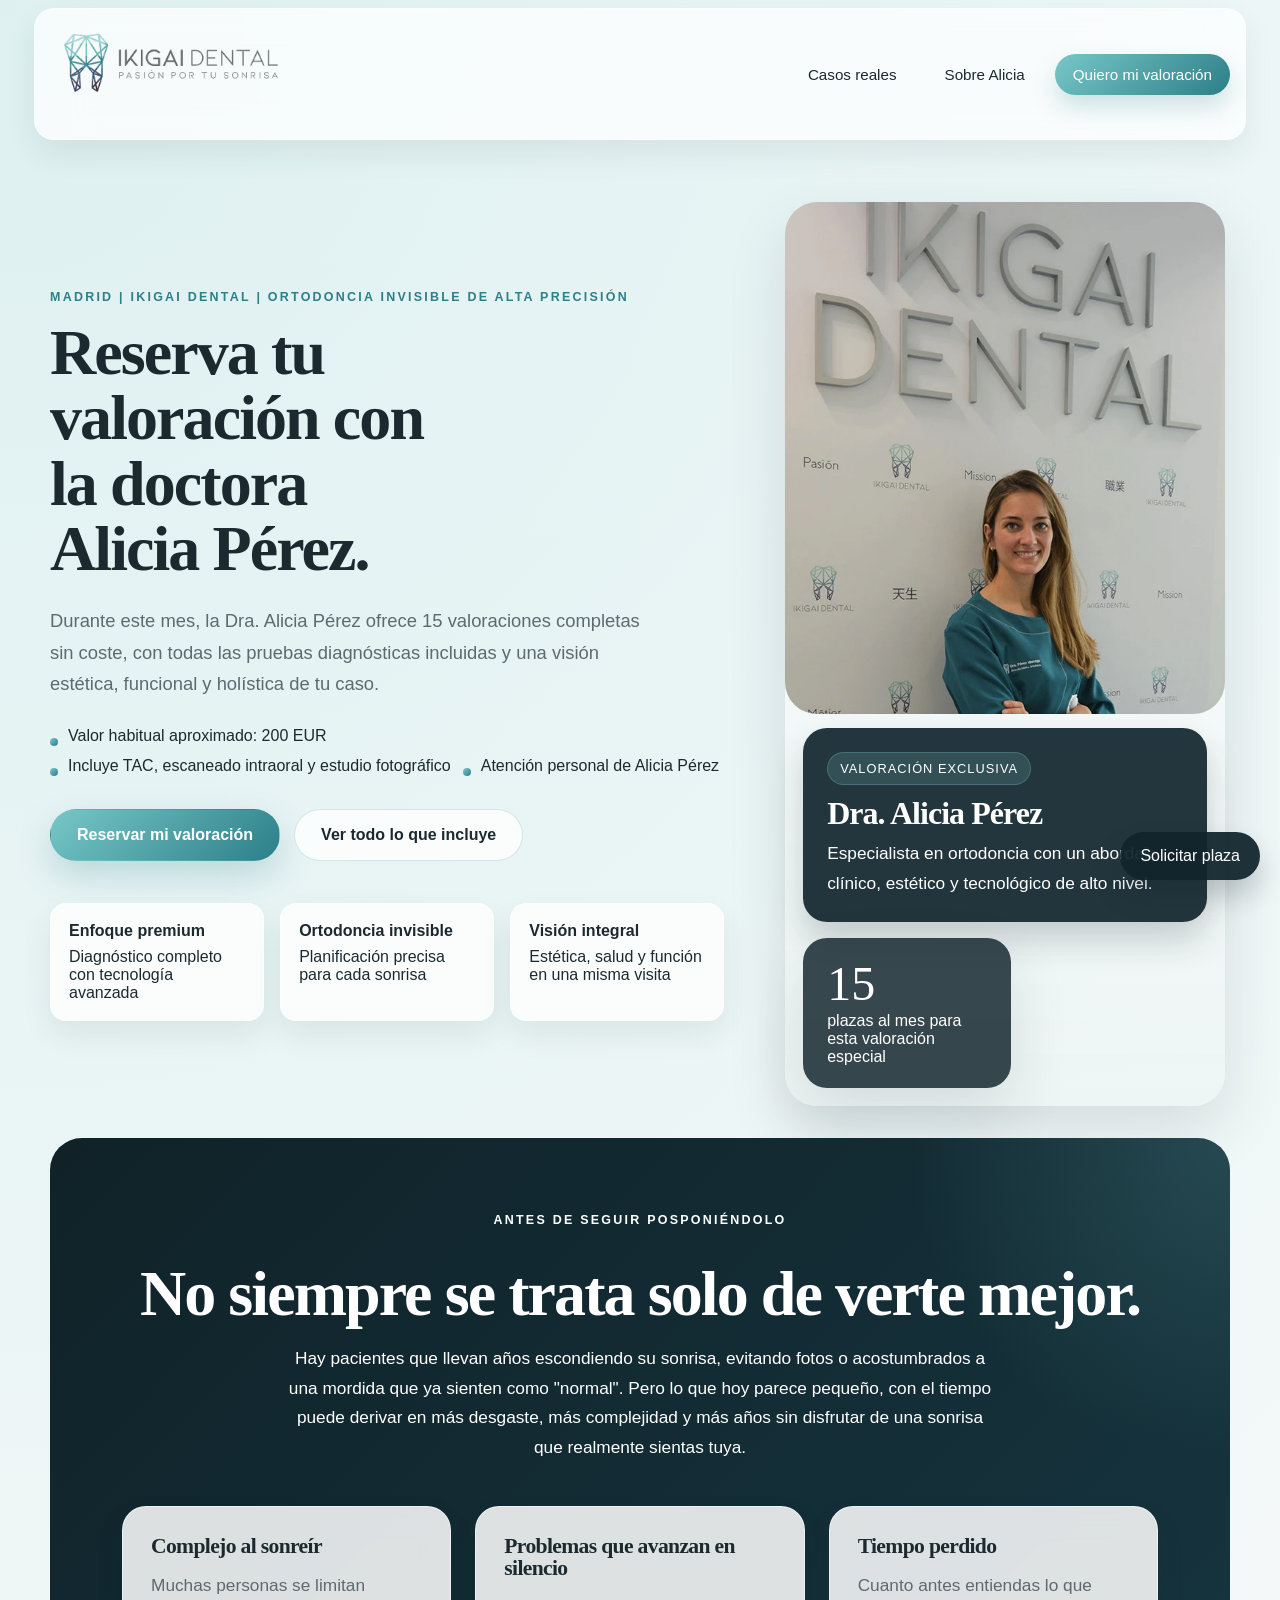
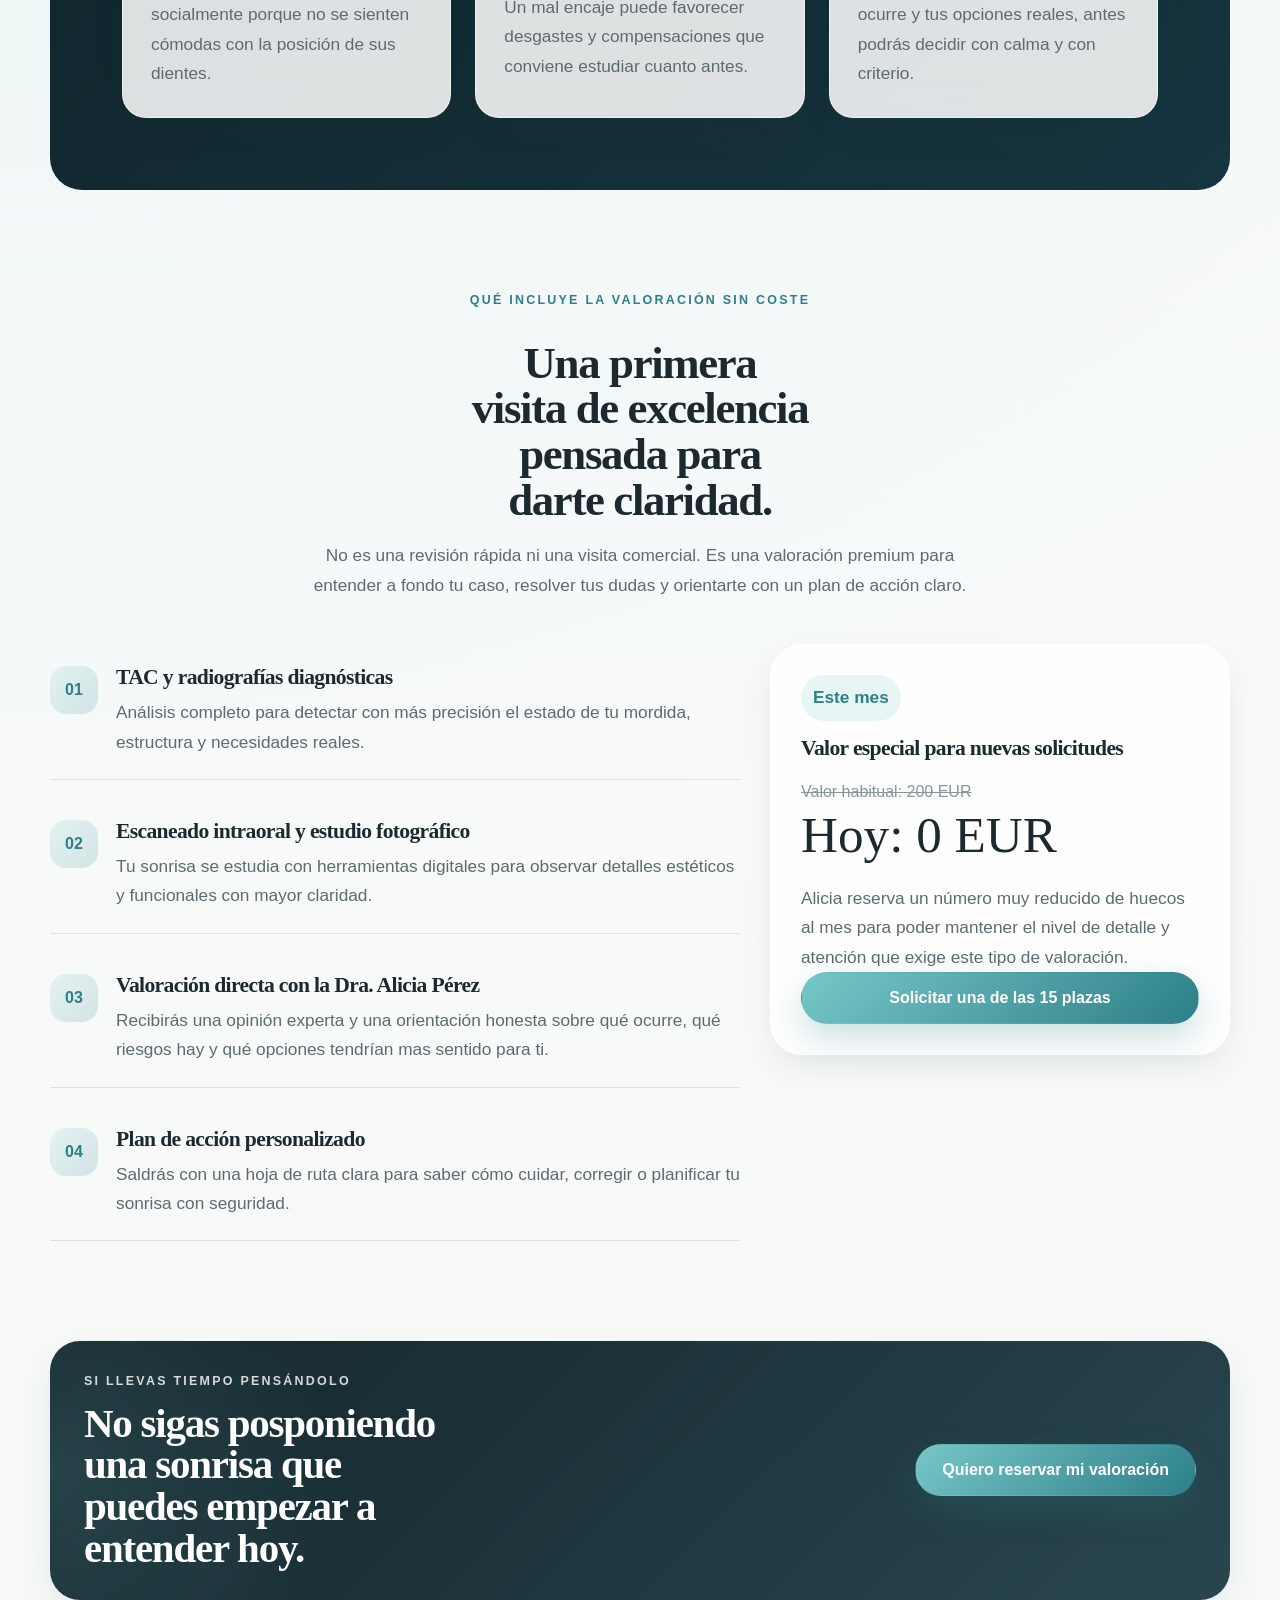
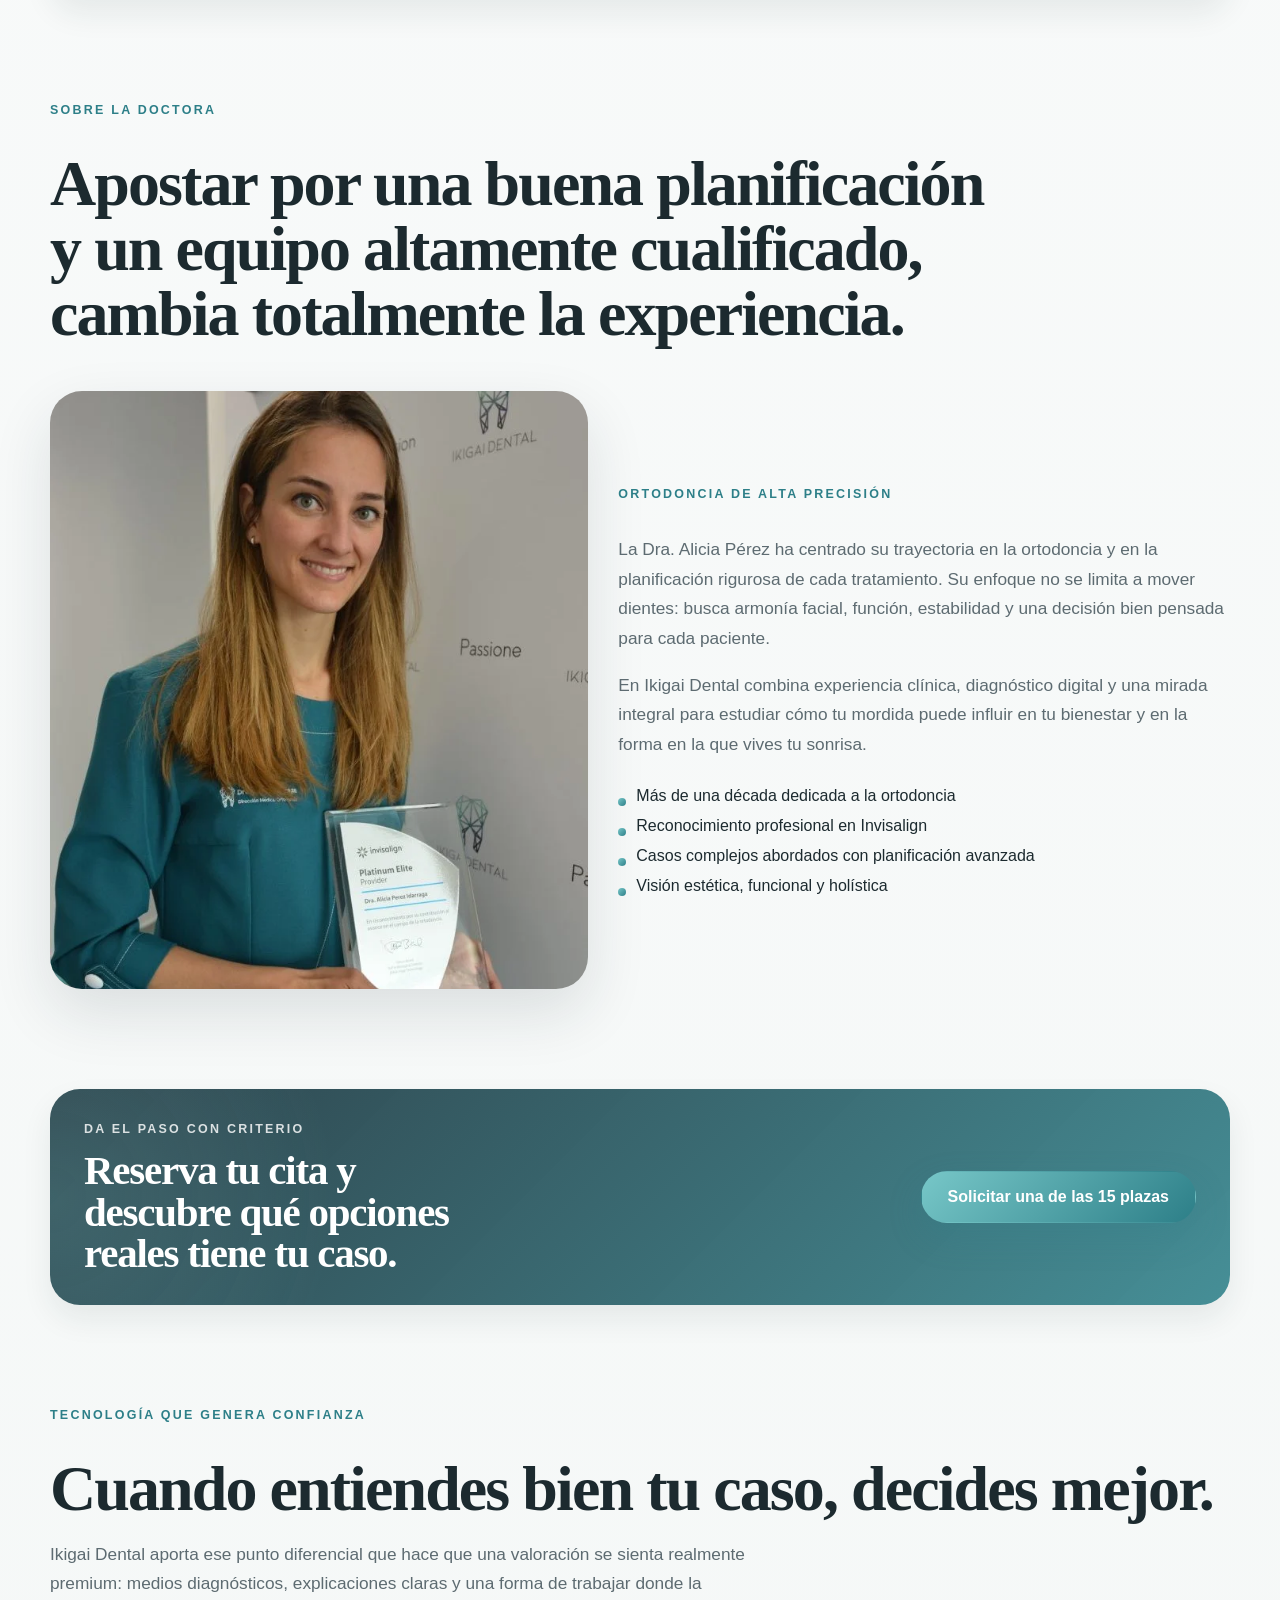
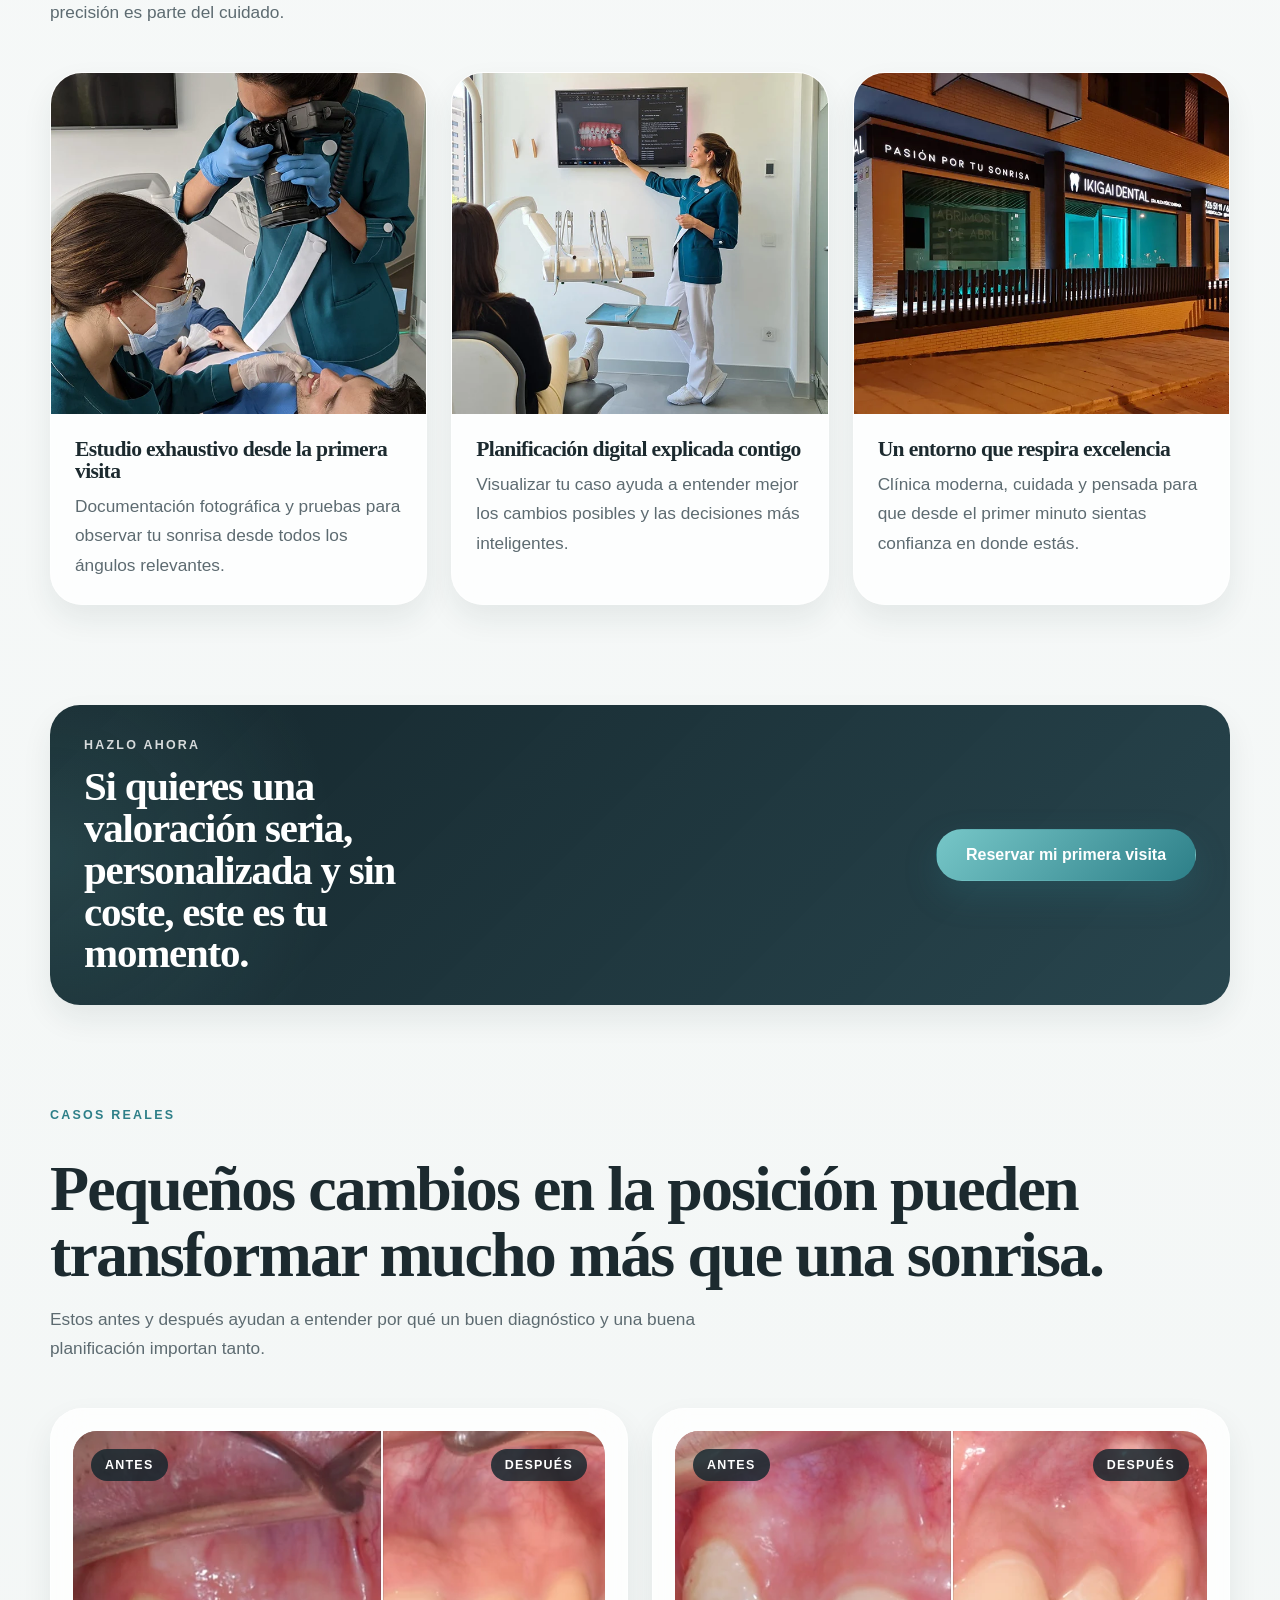
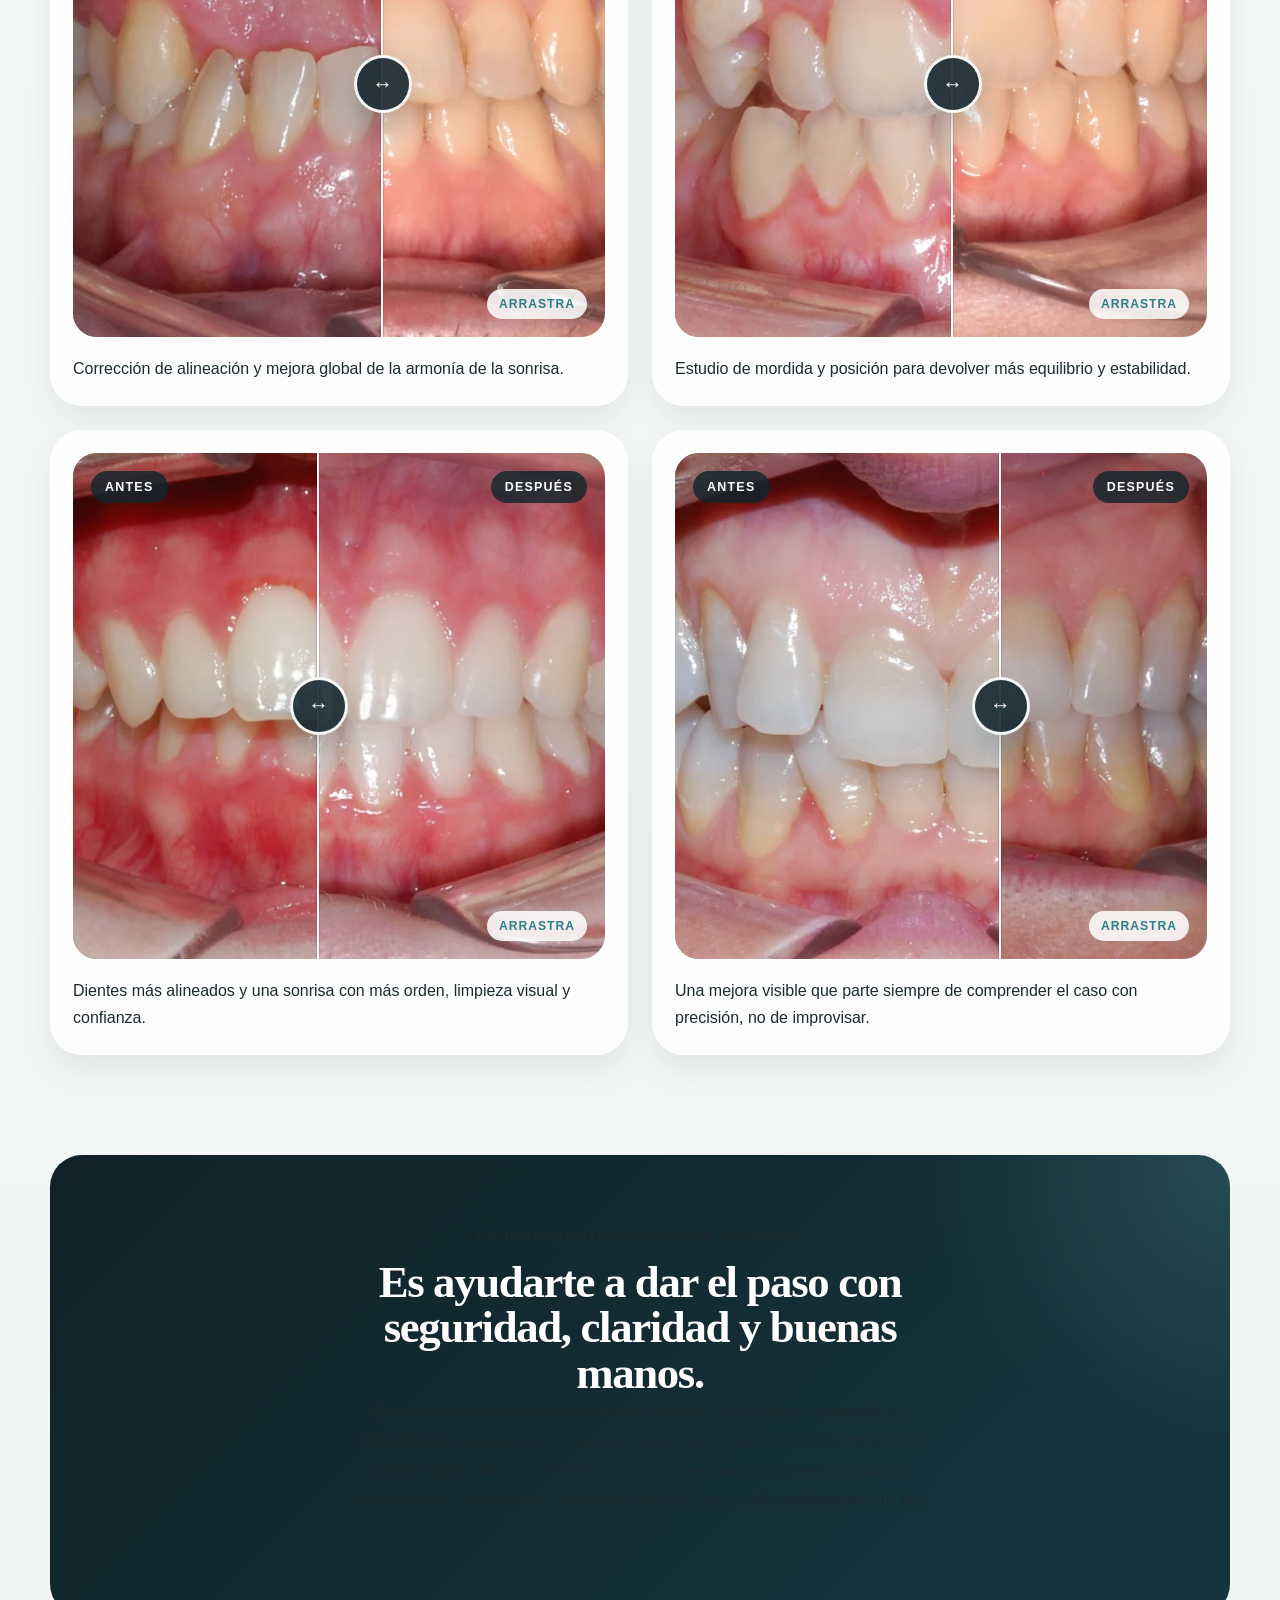
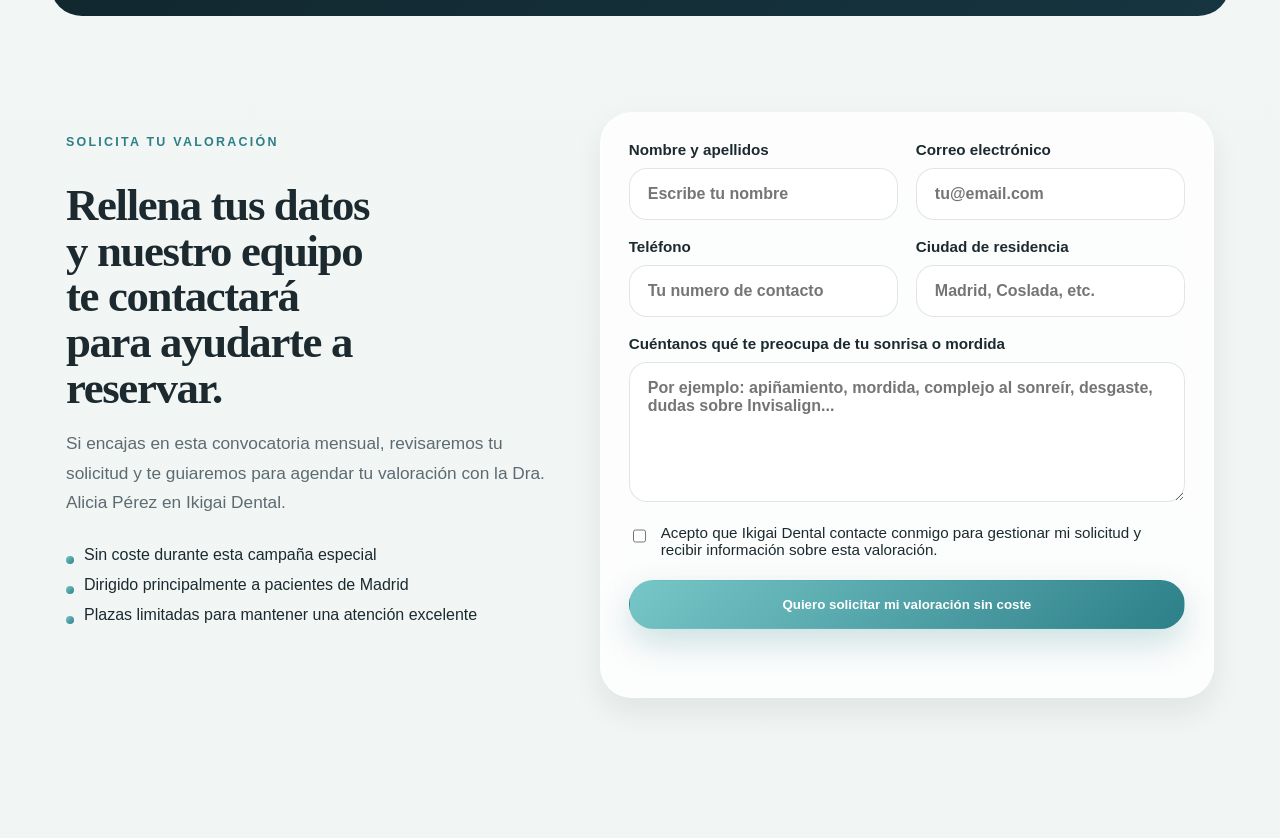
<file: index.html>
<!DOCTYPE html>
<html lang="es">
  <head>
    <meta charset="UTF-8" />
    <meta name="viewport" content="width=device-width, initial-scale=1.0" />
    <title>Valoración de Ortodoncia Invisible | Dra. Alicia Pérez | Ikigai Dental</title>
    <meta
      name="description"
      content="Solicita una valoración completa sin coste con la Dra. Alicia Pérez en Ikigai Dental. Incluye TAC, escaneado intraoral, estudio fotográfico y radiografías."
    />
    <link rel="preconnect" href="https://fonts.googleapis.com" />
    <link rel="preconnect" href="https://fonts.gstatic.com" crossorigin />
    <link rel="stylesheet" href="styles.css?v=20260604-3" />
  </head>
  <body>
    <div class="page-shell">
      <header class="topbar">
        <a class="brand" href="#hero" aria-label="Ikigai Dental">
          <img src="assets/images/logo-ikigai-header.svg" alt="Logo de Ikigai Dental" />
        </a>
        <nav class="topbar-actions">
          <a class="ghost-link" href="#casos">Casos reales</a>
          <a class="ghost-link" href="#doctora">Sobre Alicia</a>
          <a class="cta-link" href="#formulario">Quiero mi valoración</a>
        </nav>
      </header>

      <main>
        <section class="hero" id="hero">
          <div class="hero-copy reveal">
            <p class="eyebrow">Madrid | Ikigai Dental | Ortodoncia invisible de alta precisión</p>
            <h1>Reserva tu valoración con la doctora Alicia Pérez.</h1>
            <p class="hero-lead">
              Durante este mes, la Dra. Alicia Pérez ofrece 15 valoraciones
              completas sin coste, con todas las pruebas diagnósticas incluidas
              y una visión estética, funcional y holística de tu caso.
            </p>
            <div class="hero-points">
              <span>Valor habitual aproximado: 200 EUR</span>
              <span>Incluye TAC, escaneado intraoral y estudio fotográfico</span>
              <span>Atención personal de Alicia Pérez</span>
            </div>
            <div class="hero-actions">
              <a class="button button-primary" href="#formulario">Reservar mi valoración</a>
              <a class="button button-secondary" href="#incluye">Ver todo lo que incluye</a>
            </div>
            <div class="trust-strip">
              <div>
                <strong>Enfoque premium</strong>
                <span>Diagnóstico completo con tecnología avanzada</span>
              </div>
              <div>
                <strong>Ortodoncia invisible</strong>
                <span>Planificación precisa para cada sonrisa</span>
              </div>
              <div>
                <strong>Visión integral</strong>
                <span>Estética, salud y función en una misma visita</span>
              </div>
            </div>
          </div>

          <div class="hero-visual reveal">
            <div class="hero-card hero-portrait-card">
              <img
                class="hero-portrait"
                src="assets/images/alicia-portrait.webp"
                alt="Dra. Alicia Pérez en Ikigai Dental"
              />
              <div class="hero-card-content">
                <div class="hero-card-caption">
                  <span class="label-chip">Valoración exclusiva</span>
                  <h2>Dra. Alicia Pérez</h2>
                  <p>
                    Especialista en ortodoncia con un abordaje clínico, estético y
                    tecnológico de alto nivel.
                  </p>
                </div>
                <div class="glass-stat">
                  <span class="stat-number">15</span>
                  <span class="stat-text">plazas al mes para esta valoración especial</span>
                </div>
              </div>
            </div>
          </div>
        </section>

        <section class="section section-dark emotional-band reveal">
          <div class="section-heading narrow">
            <p class="eyebrow">Antes de seguir posponiéndolo</p>
            <h2>No siempre se trata solo de verte mejor.</h2>
            <p>
              Hay pacientes que llevan años escondiendo su sonrisa, evitando
              fotos o acostumbrados a una mordida que ya sienten como "normal".
              Pero lo que hoy parece pequeño, con el tiempo puede derivar en
              más desgaste, más complejidad y más años sin disfrutar de una
              sonrisa que realmente sientas tuya.
            </p>
          </div>
          <div class="pain-grid">
            <article class="pain-card">
              <h3>Complejo al sonreír</h3>
              <p>
                Muchas personas se limitan socialmente porque no se sienten
                cómodas con la posición de sus dientes.
              </p>
            </article>
            <article class="pain-card">
              <h3>Problemas que avanzan en silencio</h3>
              <p>
                Un mal encaje puede favorecer desgastes y compensaciones que
                conviene estudiar cuanto antes.
              </p>
            </article>
            <article class="pain-card">
              <h3>Tiempo perdido</h3>
              <p>
                Cuanto antes entiendas lo que ocurre y tus opciones reales,
                antes podrás decidir con calma y con criterio.
              </p>
            </article>
          </div>
        </section>

        <section class="section offer-section" id="incluye">
          <div class="section-heading reveal">
            <p class="eyebrow">Qué incluye la valoración sin coste</p>
            <h2>Una primera visita de excelencia pensada para darte claridad.</h2>
            <p>
              No es una revisión rápida ni una visita comercial. Es una
              valoración premium para entender a fondo tu caso, resolver tus
              dudas y orientarte con un plan de acción claro.
            </p>
          </div>

          <div class="offer-layout">
            <div class="offer-list reveal">
              <article class="offer-item">
                <span class="offer-number">01</span>
                <div>
                  <h3>TAC y radiografías diagnósticas</h3>
                  <p>
                    Análisis completo para detectar con más precisión el estado
                    de tu mordida, estructura y necesidades reales.
                  </p>
                </div>
              </article>
              <article class="offer-item">
                <span class="offer-number">02</span>
                <div>
                  <h3>Escaneado intraoral y estudio fotográfico</h3>
                  <p>
                    Tu sonrisa se estudia con herramientas digitales para
                    observar detalles estéticos y funcionales con mayor
                    claridad.
                  </p>
                </div>
              </article>
              <article class="offer-item">
                <span class="offer-number">03</span>
                <div>
                  <h3>Valoración directa con la Dra. Alicia Pérez</h3>
                  <p>
                    Recibirás una opinión experta y una orientación honesta
                    sobre qué ocurre, qué riesgos hay y qué opciones tendrían
                    mas sentido para ti.
                  </p>
                </div>
              </article>
              <article class="offer-item">
                <span class="offer-number">04</span>
                <div>
                  <h3>Plan de acción personalizado</h3>
                  <p>
                    Saldrás con una hoja de ruta clara para saber cómo cuidar,
                    corregir o planificar tu sonrisa con seguridad.
                  </p>
                </div>
              </article>
            </div>

            <aside class="offer-card reveal">
              <p class="offer-badge">Este mes</p>
              <h3>Valor especial para nuevas solicitudes</h3>
              <div class="price-stack">
                <span class="price-old">Valor habitual: 200 EUR</span>
                <span class="price-new">Hoy: 0 EUR</span>
              </div>
              <p>
                Alicia reserva un número muy reducido de huecos al mes para
                poder mantener el nivel de detalle y atención que exige este
                tipo de valoración.
              </p>
              <a class="button button-primary button-full" href="#formulario">Solicitar una de las 15 plazas</a>
            </aside>
          </div>
        </section>

        <section class="inline-cta-band reveal">
          <div class="inline-cta-copy">
            <p class="eyebrow">Si llevas tiempo pensándolo</p>
            <h2>No sigas posponiendo una sonrisa que puedes empezar a entender hoy.</h2>
          </div>
          <a class="button button-primary inline-cta-button" href="#formulario">Quiero reservar mi valoración</a>
        </section>

        <section class="section doctor-section" id="doctora">
          <div class="section-heading section-heading-wide reveal">
            <p class="eyebrow">Sobre la doctora</p>
            <h2>
              <span class="heading-desktop">Apostar por una buena planificación y un equipo altamente cualificado, cambia totalmente la experiencia.</span>
              <span class="heading-mobile">Una buena planificación lo cambia todo.</span>
            </h2>
          </div>
          <div class="doctor-layout">
            <div class="split-media reveal">
              <img
                src="assets/images/alicia-award.webp?v=20260524-1"
                alt="Dra. Alicia Pérez con reconocimiento profesional"
              />
            </div>
            <div class="split-copy reveal">
              <p class="eyebrow">Ortodoncia de alta precisión</p>
              <p>
                La Dra. Alicia Pérez ha centrado su trayectoria en la ortodoncia y
                en la planificación rigurosa de cada tratamiento. Su enfoque no se
                limita a mover dientes: busca armonía facial, función, estabilidad
                y una decisión bien pensada para cada paciente.
              </p>
              <p>
                En Ikigai Dental combina experiencia clínica, diagnóstico digital
                y una mirada integral para estudiar cómo tu mordida puede influir
                en tu bienestar y en la forma en la que vives tu sonrisa.
              </p>
              <div class="credential-list">
                <span>Más de una década dedicada a la ortodoncia</span>
                <span>Reconocimiento profesional en Invisalign</span>
                <span>Casos complejos abordados con planificación avanzada</span>
                <span>Visión estética, funcional y holística</span>
              </div>
            </div>
          </div>
        </section>

        <section class="inline-cta-band inline-cta-band-soft reveal">
          <div class="inline-cta-copy">
            <p class="eyebrow">Da el paso con criterio</p>
            <h2>Reserva tu cita y descubre qué opciones reales tiene tu caso.</h2>
          </div>
          <a class="button button-primary inline-cta-button" href="#formulario">Solicitar una de las 15 plazas</a>
        </section>

        <section class="section technology-section">
          <div class="section-heading section-heading-wide reveal">
            <p class="eyebrow">Tecnología que genera confianza</p>
            <h2>Cuando entiendes bien tu caso, decides mejor.</h2>
            <p>
              Ikigai Dental aporta ese punto diferencial que hace que una
              valoración se sienta realmente premium: medios diagnósticos,
              explicaciones claras y una forma de trabajar donde la precisión es
              parte del cuidado.
            </p>
          </div>

          <div class="tech-grid">
            <article class="tech-card reveal">
              <img src="assets/images/clinic/clinical-photo.webp" alt="Estudio fotográfico clínico" />
              <div class="tech-copy">
                <h3>Estudio exhaustivo desde la primera visita</h3>
                <p>
                  Documentación fotográfica y pruebas para observar tu sonrisa
                  desde todos los ángulos relevantes.
                </p>
              </div>
            </article>
            <article class="tech-card reveal">
              <img src="assets/images/clinic/digital-planning.webp" alt="Planificación digital en consulta" />
              <div class="tech-copy">
                <h3>Planificación digital explicada contigo</h3>
                <p>
                  Visualizar tu caso ayuda a entender mejor los cambios posibles
                  y las decisiones más inteligentes.
                </p>
              </div>
            </article>
            <article class="tech-card reveal">
              <img src="assets/images/clinic/facade.webp" alt="Clínica Ikigai Dental en El Cañaveral" />
              <div class="tech-copy">
                <h3>Un entorno que respira excelencia</h3>
                <p>
                  Clínica moderna, cuidada y pensada para que desde el primer
                  minuto sientas confianza en donde estás.
                </p>
              </div>
            </article>
          </div>
        </section>

        <section class="inline-cta-band reveal">
          <div class="inline-cta-copy">
            <p class="eyebrow">Hazlo ahora</p>
            <h2>Si quieres una valoración seria, personalizada y sin coste, este es tu momento.</h2>
          </div>
          <a class="button button-primary inline-cta-button" href="#formulario">Reservar mi primera visita</a>
        </section>

        <section class="section cases-section" id="casos">
          <div class="section-heading section-heading-wide reveal">
            <p class="eyebrow">Casos reales</p>
            <h2>Pequeños cambios en la posición pueden transformar mucho más que una sonrisa.</h2>
            <p>
              Estos antes y después ayudan a entender por qué un buen diagnóstico
              y una buena planificación importan tanto.
            </p>
          </div>

          <div class="cases-grid">
            <article class="case-card reveal">
              <div class="compare-slider" data-compare style="--position: 58%">
                <img class="compare-image" src="assets/images/cases/case-1-after.webp" alt="Caso 1 después del tratamiento" />
                <div class="compare-before">
                  <img class="compare-image" src="assets/images/cases/case-1-before.webp" alt="Caso 1 antes del tratamiento" />
                </div>
                <div class="compare-divider">
                  <span class="compare-handle"></span>
                </div>
                <input class="compare-range" type="range" min="0" max="100" value="58" aria-label="Comparar antes y después del caso 1" />
                <span class="compare-chip compare-chip-before">Antes</span>
                <span class="compare-chip compare-chip-after">Después</span>
              </div>
              <p>
                Corrección de alineación y mejora global de la armonía de la
                sonrisa.
              </p>
            </article>

            <article class="case-card reveal">
              <div class="compare-slider" data-compare style="--position: 52%">
                <img class="compare-image" src="assets/images/cases/case-2-after.webp" alt="Caso 2 después del tratamiento" />
                <div class="compare-before">
                  <img class="compare-image" src="assets/images/cases/case-2-before.webp" alt="Caso 2 antes del tratamiento" />
                </div>
                <div class="compare-divider">
                  <span class="compare-handle"></span>
                </div>
                <input class="compare-range" type="range" min="0" max="100" value="52" aria-label="Comparar antes y después del caso 2" />
                <span class="compare-chip compare-chip-before">Antes</span>
                <span class="compare-chip compare-chip-after">Después</span>
              </div>
              <p>
                Estudio de mordida y posición para devolver más equilibrio y
                estabilidad.
              </p>
            </article>

            <article class="case-card reveal">
              <div class="compare-slider" data-compare style="--position: 46%">
                <img class="compare-image" src="assets/images/cases/case-3-after.webp" alt="Caso 3 después del tratamiento" />
                <div class="compare-before">
                  <img class="compare-image" src="assets/images/cases/case-3-before.webp" alt="Caso 3 antes del tratamiento" />
                </div>
                <div class="compare-divider">
                  <span class="compare-handle"></span>
                </div>
                <input class="compare-range" type="range" min="0" max="100" value="46" aria-label="Comparar antes y después del caso 3" />
                <span class="compare-chip compare-chip-before">Antes</span>
                <span class="compare-chip compare-chip-after">Después</span>
              </div>
              <p>
                Dientes más alineados y una sonrisa con más orden, limpieza
                visual y confianza.
              </p>
            </article>

            <article class="case-card reveal">
              <div class="compare-slider" data-compare style="--position: 61%">
                <img class="compare-image" src="assets/images/cases/case-4-after.webp" alt="Caso 4 después del tratamiento" />
                <div class="compare-before">
                  <img class="compare-image" src="assets/images/cases/case-4-before.webp" alt="Caso 4 antes del tratamiento" />
                </div>
                <div class="compare-divider">
                  <span class="compare-handle"></span>
                </div>
                <input class="compare-range" type="range" min="0" max="100" value="61" aria-label="Comparar antes y después del caso 4" />
                <span class="compare-chip compare-chip-before">Antes</span>
                <span class="compare-chip compare-chip-after">Después</span>
              </div>
              <p>
                Una mejora visible que parte siempre de comprender el caso con
                precisión, no de improvisar.
              </p>
            </article>
          </div>
        </section>

        <section class="section section-dark closing-section">
          <div class="closing-copy reveal">
            <p class="eyebrow">Lo importante no es solo tratarte</p>
              <h2>Es ayudarte a dar el paso con seguridad, claridad y buenas manos.</h2>
              <p>
              Esta valoración está pensada para personas que quieren entender su
              situación sin compromiso, resolver dudas de verdad y saber si
              merece la pena actuar ahora o esperar. Si tu caso requiere
              tratamiento, podrás decidirlo con información, acompañamiento y
              una visión profesional de alto nivel.
              </p>
            </div>
          </section>

        <section class="section form-section" id="formulario">
          <div class="form-wrap">
            <div class="form-intro reveal">
              <p class="eyebrow">Solicita tu valoración</p>
              <h2>Rellena tus datos y nuestro equipo te contactará para ayudarte a reservar.</h2>
              <p>
                Si encajas en esta convocatoria mensual, revisaremos tu
                solicitud y te guiaremos para agendar tu valoración con la Dra.
                Alicia Pérez en Ikigai Dental.
              </p>
              <ul class="form-benefits">
                <li>Sin coste durante esta campaña especial</li>
                <li>Dirigido principalmente a pacientes de Madrid</li>
                <li>Plazas limitadas para mantener una atención excelente</li>
              </ul>
            </div>

            <form
              class="lead-form reveal"
              id="lead-form"
              data-source="landing-alicia-valoracion"
              data-endpoint="https://hooks.zapier.com/hooks/catch/3875058/4bwxxwu/"
              novalidate
            >
              <input class="trap-field" type="text" name="website" tabindex="-1" autocomplete="off" />
              <div class="form-grid">
                <label>
                  <span>Nombre y apellidos</span>
                  <input type="text" name="name" placeholder="Escribe tu nombre" autocomplete="name" required />
                </label>
                <label>
                  <span>Correo electrónico</span>
                  <input type="email" name="email" placeholder="tu@email.com" autocomplete="email" required />
                </label>
                <label>
                  <span>Teléfono</span>
                  <input type="tel" name="phone" placeholder="Tu numero de contacto" autocomplete="tel" required />
                </label>
                <label>
                  <span>Ciudad de residencia</span>
                  <input type="text" name="city" placeholder="Madrid, Coslada, etc." autocomplete="address-level2" required />
                </label>
                <label class="full-width">
                  <span>Cuéntanos qué te preocupa de tu sonrisa o mordida</span>
                  <textarea
                    name="concern"
                    rows="5"
                    placeholder="Por ejemplo: apiñamiento, mordida, complejo al sonreír, desgaste, dudas sobre Invisalign..."
                    required
                  ></textarea>
                </label>
              </div>

              <label class="consent">
                <input type="checkbox" name="consent" required />
                <span>
                  Acepto que Ikigai Dental contacte conmigo para gestionar mi
                  solicitud y recibir información sobre esta valoración.
                </span>
              </label>

              <button class="button button-primary button-full" type="submit">
                Quiero solicitar mi valoración sin coste
              </button>
              <p class="form-note" id="form-note" aria-live="polite"></p>
            </form>
          </div>
        </section>
      </main>
    </div>

    <a class="floating-cta" href="#formulario">Solicitar plaza</a>

    <script src="config.js?v=20260604-1"></script>
    <script src="script.js?v=20260604-3"></script>
  </body>
</html>
</file>
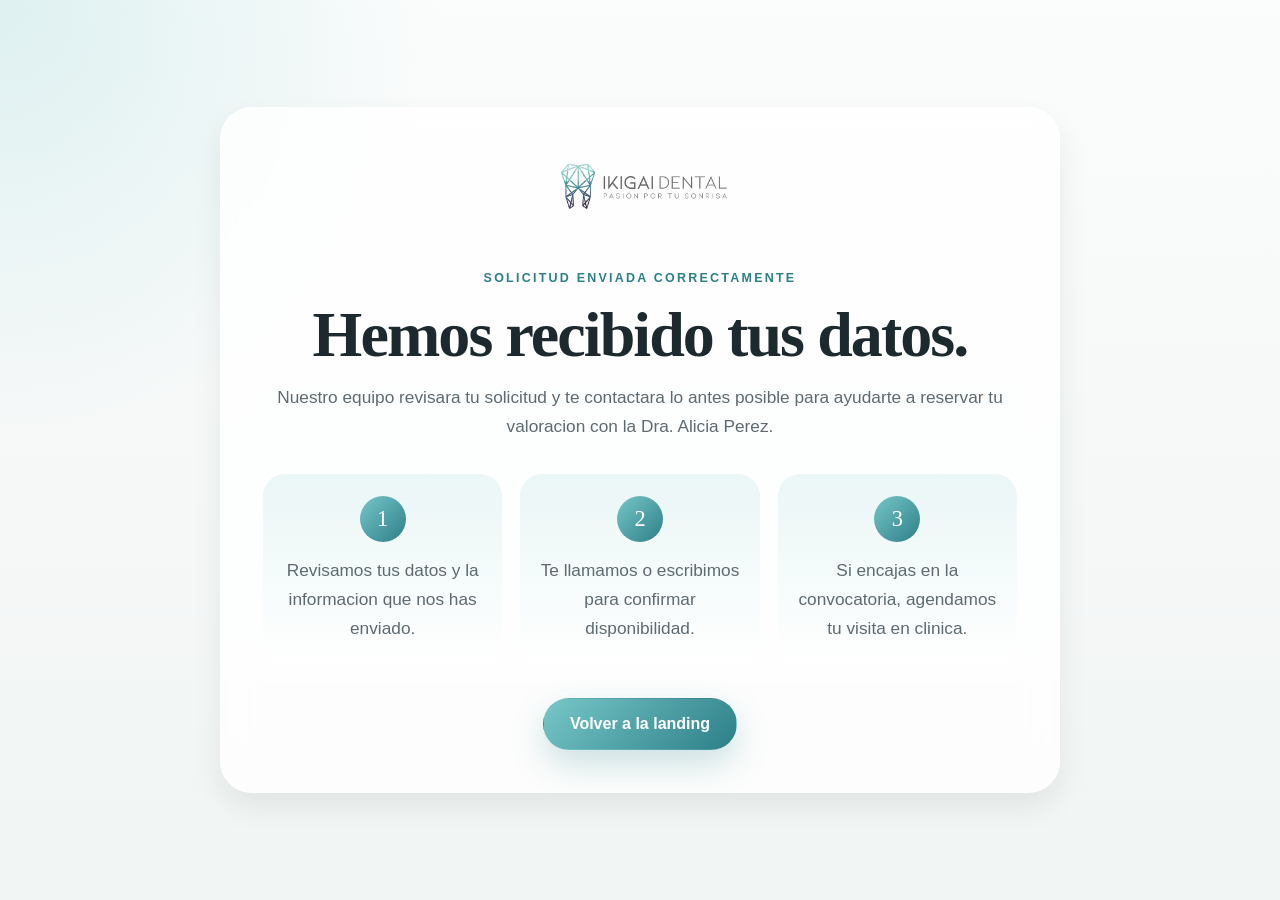
<file: thank-you.html>
<!DOCTYPE html>
<html lang="es">
  <head>
    <meta charset="UTF-8" />
    <meta name="viewport" content="width=device-width, initial-scale=1.0" />
    <title>Solicitud recibida | Ikigai Dental</title>
    <meta
      name="description"
      content="Tu solicitud ha sido enviada. Nuestro equipo de Ikigai Dental revisara tus datos y te contactara lo antes posible."
    />
    <link rel="stylesheet" href="styles.css?v=20260604-3" />
  </head>
  <body class="thank-you-body">
    <main class="thank-you-page">
      <section class="thank-you-card reveal visible">
        <div class="thank-you-brand">
          <img src="assets/images/logo-ikigai-header.svg" alt="Logo de Ikigai Dental" />
        </div>
        <p class="eyebrow">Solicitud enviada correctamente</p>
        <h1>Hemos recibido tus datos.</h1>
        <p>
          Nuestro equipo revisara tu solicitud y te contactara lo antes posible
          para ayudarte a reservar tu valoracion con la Dra. Alicia Perez.
        </p>
        <div class="next-steps">
          <article>
            <span>1</span>
            <p>Revisamos tus datos y la informacion que nos has enviado.</p>
          </article>
          <article>
            <span>2</span>
            <p>Te llamamos o escribimos para confirmar disponibilidad.</p>
          </article>
          <article>
            <span>3</span>
            <p>Si encajas en la convocatoria, agendamos tu visita en clinica.</p>
          </article>
        </div>
        <a class="button button-primary" href="index.html">Volver a la landing</a>
      </section>
    </main>
    <script src="config.js?v=20260604-1"></script>
    <script src="script.js?v=20260604-3"></script>
  </body>
</html>
</file>
<file: styles.css>
:root {
  --bg: #f4f6f5;
  --bg-soft: #edf5f4;
  --surface: rgba(255, 255, 255, 0.8);
  --surface-solid: #ffffff;
  --surface-dark: #12252d;
  --text: #1c2a2f;
  --muted: #5d6b71;
  --line: rgba(28, 42, 47, 0.12);
  --accent: #77c7c8;
  --accent-deep: #2d7f88;
  --accent-2: #cfe8e7;
  --shadow: 0 24px 60px rgba(22, 45, 49, 0.12);
  --shadow-soft: 0 14px 30px rgba(22, 45, 49, 0.08);
  --radius-xl: 32px;
  --radius-lg: 24px;
  --radius-md: 16px;
  --radius-sm: 12px;
  --container: 1180px;
  --serif: "Georgia", "Times New Roman", serif;
  --sans: "Trebuchet MS", "Gill Sans", "Segoe UI", sans-serif;
}

*,
*::before,
*::after {
  box-sizing: border-box;
}

html {
  scroll-behavior: smooth;
}

body {
  margin: 0;
  font-family: var(--sans);
  color: var(--text);
  background:
    radial-gradient(circle at top left, rgba(119, 199, 200, 0.22), transparent 28%),
    linear-gradient(180deg, #fbfcfc 0%, #f1f5f4 100%);
}

img {
  display: block;
  max-width: 100%;
}

a {
  color: inherit;
  text-decoration: none;
}

.page-shell {
  overflow: hidden;
}

.topbar,
.hero,
.section,
.form-wrap,
.thank-you-page {
  width: min(calc(100% - 32px), var(--container));
  margin: 0 auto;
}

.topbar {
  position: sticky;
  top: 0;
  z-index: 10;
  display: flex;
  justify-content: space-between;
  align-items: center;
  gap: 18px;
  padding: 16px 0;
  backdrop-filter: blur(18px);
}

.topbar::before {
  content: "";
  position: absolute;
  inset: 8px -16px;
  background: rgba(255, 255, 255, 0.72);
  border: 1px solid rgba(255, 255, 255, 0.48);
  border-radius: 20px;
  box-shadow: var(--shadow-soft);
  z-index: -1;
}

.brand img {
  width: 232px;
  max-width: none;
  height: auto;
  object-fit: contain;
  border-radius: 0;
}

.brand {
  display: inline-flex;
  align-items: center;
  gap: 0;
  flex: 0 0 auto;
}

.topbar-actions {
  display: flex;
  align-items: center;
  gap: 12px;
  margin-left: auto;
}

.ghost-link,
.cta-link,
.button,
.floating-cta {
  transition:
    transform 180ms ease,
    background-color 180ms ease,
    border-color 180ms ease,
    color 180ms ease,
    box-shadow 180ms ease;
}

.ghost-link,
.cta-link {
  padding: 12px 18px;
  border-radius: 999px;
  font-size: 0.95rem;
}

.ghost-link:hover,
.ghost-link:focus-visible {
  background: rgba(119, 199, 200, 0.12);
}

.cta-link {
  background: linear-gradient(135deg, var(--accent), var(--accent-deep));
  color: #fff;
  box-shadow: 0 12px 24px rgba(45, 127, 136, 0.22);
}

.cta-link:hover,
.cta-link:focus-visible,
.button:hover,
.button:focus-visible,
.floating-cta:hover,
.floating-cta:focus-visible {
  transform: translateY(-2px);
}

.hero {
  display: grid;
  grid-template-columns: 1.2fr 0.8fr;
  gap: 56px;
  padding: 54px 0 32px;
  align-items: center;
}

.eyebrow {
  margin: 0 0 12px;
  color: var(--accent-deep);
  text-transform: uppercase;
  letter-spacing: 0.18em;
  font-size: 0.78rem;
  font-weight: 700;
}

h1,
h2,
h3 {
  margin: 0;
  font-family: var(--serif);
  line-height: 1.02;
  letter-spacing: -0.03em;
}

h1 {
  font-size: clamp(2.8rem, 5vw, 5.1rem);
  max-width: 12ch;
}

h2 {
  font-size: clamp(2.1rem, 3.5vw, 3.5rem);
  max-width: 14ch;
}

h3 {
  font-size: 1.35rem;
}

.heading-mobile {
  display: none;
}

p {
  margin: 0;
  color: var(--muted);
  line-height: 1.7;
  font-size: 1.08rem;
}

.hero-lead {
  margin-top: 24px;
  max-width: 60ch;
  font-size: 1.15rem;
}

.hero-points {
  display: flex;
  flex-wrap: wrap;
  gap: 12px;
  margin-top: 28px;
}

.hero-points span,
.credential-list span,
.form-benefits li {
  position: relative;
  padding-left: 18px;
}

.hero-points span::before,
.credential-list span::before,
.form-benefits li::before {
  content: "";
  position: absolute;
  top: 0.68em;
  left: 0;
  width: 8px;
  height: 8px;
  border-radius: 999px;
  background: linear-gradient(135deg, var(--accent), var(--accent-deep));
}

.hero-actions {
  display: flex;
  flex-wrap: wrap;
  gap: 14px;
  margin-top: 34px;
}

.button {
  display: inline-flex;
  justify-content: center;
  align-items: center;
  border-radius: 999px;
  padding: 16px 26px;
  font-weight: 700;
  border: 1px solid transparent;
  cursor: pointer;
}

.button-primary {
  background: linear-gradient(135deg, var(--accent), var(--accent-deep));
  color: #fff;
  box-shadow: 0 14px 34px rgba(45, 127, 136, 0.24);
}

.button-secondary {
  background: rgba(255, 255, 255, 0.8);
  border-color: rgba(45, 127, 136, 0.18);
  color: var(--text);
}

.button-full {
  width: 100%;
}

.trust-strip {
  display: grid;
  grid-template-columns: repeat(3, minmax(0, 1fr));
  gap: 16px;
  margin-top: 42px;
}

.trust-strip div,
.offer-card,
.pain-card,
.case-card,
.lead-form,
.tech-card,
.thank-you-card {
  background: var(--surface);
  border: 1px solid rgba(255, 255, 255, 0.55);
  backdrop-filter: blur(16px);
  box-shadow: var(--shadow-soft);
}

.trust-strip div {
  border-radius: var(--radius-md);
  padding: 18px;
}

.trust-strip strong {
  display: block;
  margin-bottom: 8px;
  font-size: 1rem;
}

.hero-visual {
  position: relative;
  min-height: auto;
  display: flex;
  justify-content: center;
  align-items: flex-start;
}

.hero-visual::before {
  content: "";
  position: absolute;
  inset: 10% 8% auto auto;
  width: 320px;
  height: 320px;
  border-radius: 50%;
  background: radial-gradient(circle, rgba(119, 199, 200, 0.44), transparent 68%);
  filter: blur(8px);
}

.hero-card {
  position: relative;
  border-radius: var(--radius-xl);
  overflow: visible;
  box-shadow: var(--shadow);
}

.hero-portrait-card {
  width: min(100%, 440px);
  background: linear-gradient(180deg, rgba(255, 255, 255, 0.8), rgba(237, 245, 244, 0.9));
  padding-bottom: 18px;
}

.hero-portrait {
  width: 100%;
  aspect-ratio: 0.86;
  object-fit: cover;
  object-position: center 28%;
  border-radius: var(--radius-xl);
}

.hero-card-content {
  display: grid;
  gap: 16px;
  padding: 0 18px;
  margin-top: 14px;
}

.hero-card-caption {
  position: static;
  padding: 24px;
  border-radius: 24px;
  background: rgba(18, 37, 45, 0.92);
  box-shadow: 0 18px 34px rgba(18, 37, 45, 0.2);
}

.hero-card-caption h2,
.hero-card-caption p,
.label-chip,
.glass-stat,
.section-dark h2,
.section-dark p {
  color: #fff;
}

.hero-card-caption h2 {
  font-size: 2rem;
  margin: 12px 0 10px;
  max-width: none;
}

.label-chip {
  display: inline-flex;
  padding: 8px 12px;
  border-radius: 999px;
  background: rgba(119, 199, 200, 0.18);
  border: 1px solid rgba(119, 199, 200, 0.28);
  font-size: 0.8rem;
  letter-spacing: 0.08em;
  text-transform: uppercase;
}

.glass-stat {
  position: static;
  display: grid;
  gap: 4px;
  width: fit-content;
  max-width: 220px;
  padding: 22px 24px;
  border-radius: 24px;
  background: rgba(18, 37, 45, 0.84);
  box-shadow: var(--shadow);
}

.stat-number {
  font-family: var(--serif);
  font-size: 3rem;
  line-height: 1;
}

.stat-text {
  max-width: 18ch;
}

.section {
  padding: 100px 0;
}

.inline-cta-band {
  width: min(calc(100% - 32px), var(--container));
  margin: 0 auto;
  padding: 30px 34px;
  display: grid;
  grid-template-columns: 1fr auto;
  gap: 24px;
  align-items: center;
  border-radius: 30px;
  background:
    radial-gradient(circle at left center, rgba(119, 199, 200, 0.16), transparent 24%),
    linear-gradient(135deg, rgba(16, 34, 40, 0.98), rgba(27, 58, 67, 0.94));
  box-shadow: var(--shadow-soft);
}

.inline-cta-band-soft {
  background:
    radial-gradient(circle at left center, rgba(119, 199, 200, 0.2), transparent 24%),
    linear-gradient(135deg, rgba(24, 47, 56, 0.9), rgba(45, 127, 136, 0.88));
}

.inline-cta-copy {
  display: grid;
  gap: 10px;
}

.inline-cta-copy h2,
.inline-cta-copy p {
  color: #fff;
}

.inline-cta-copy h2 {
  max-width: 18ch;
  font-size: clamp(2rem, 3.2vw, 3.2rem);
}

.inline-cta-copy .eyebrow {
  margin-bottom: 0;
  color: rgba(255, 255, 255, 0.82);
}

.inline-cta-button {
  min-width: 260px;
}

.section-dark {
  background:
    radial-gradient(circle at top right, rgba(119, 199, 200, 0.18), transparent 24%),
    linear-gradient(135deg, #102228 0%, #163540 100%);
  border-radius: var(--radius-xl);
  padding: 72px;
}

.section-heading {
  display: grid;
  gap: 18px;
  margin-bottom: 44px;
}

.section-heading h2 {
  text-wrap: balance;
}

.section-heading.narrow {
  max-width: 70ch;
}

.emotional-band .section-heading {
  max-width: none;
  justify-items: center;
  text-align: center;
}

.emotional-band .section-heading h2 {
  width: 100%;
  max-width: none;
  font-size: clamp(2.8rem, 5vw, 4.8rem);
  text-wrap: balance;
}

.emotional-band .section-heading p:last-child {
  max-width: 74ch;
}

.section-heading-wide {
  max-width: none;
}

.offer-section .section-heading {
  width: 100%;
  justify-items: center;
  align-items: center;
  text-align: center;
}

.offer-section .section-heading h2 {
  max-width: 16ch;
  margin-inline: auto;
}

.offer-section .section-heading p:last-child {
  max-width: 72ch;
  margin-inline: auto;
}

.section-heading-wide h2 {
  width: 100%;
  max-width: none;
  font-size: clamp(2.7rem, 5vw, 5rem);
}

.section-heading-wide > p:last-child {
  max-width: 74ch;
}

.pain-grid,
.tech-grid,
.cases-grid {
  display: grid;
  gap: 24px;
}

.pain-grid {
  grid-template-columns: repeat(3, minmax(0, 1fr));
  margin-top: 36px;
}

.pain-card {
  border-radius: var(--radius-lg);
  padding: 28px;
  background: rgba(255, 255, 255, 0.86);
}

.section-dark .pain-card h3 {
  color: var(--text);
}

.section-dark .pain-card p {
  margin-top: 14px;
  color: var(--muted);
}

.offer-layout,
.doctor-layout,
.form-wrap {
  display: grid;
  gap: 30px;
}

.offer-layout {
  grid-template-columns: 1.2fr 0.8fr;
  align-items: start;
}

.offer-list {
  display: grid;
  gap: 18px;
}

.offer-item {
  display: grid;
  grid-template-columns: auto 1fr;
  gap: 18px;
  align-items: start;
  padding: 22px 0;
  border-bottom: 1px solid var(--line);
}

.offer-number {
  display: inline-flex;
  justify-content: center;
  align-items: center;
  width: 48px;
  height: 48px;
  border-radius: 16px;
  background: linear-gradient(135deg, rgba(119, 199, 200, 0.16), rgba(45, 127, 136, 0.18));
  color: var(--accent-deep);
  font-weight: 800;
}

.offer-item h3,
.tech-copy h3,
.case-card p,
.closing-copy p {
  color: var(--text);
}

.offer-item p,
.tech-copy p,
.case-card p {
  margin-top: 10px;
}

.offer-card {
  position: sticky;
  top: 110px;
  border-radius: var(--radius-xl);
  padding: 30px;
}

.offer-badge {
  display: inline-flex;
  margin-bottom: 16px;
  padding: 8px 12px;
  border-radius: 999px;
  background: rgba(119, 199, 200, 0.16);
  color: var(--accent-deep);
  font-weight: 700;
}

.price-stack {
  display: grid;
  gap: 8px;
  margin: 24px 0;
}

.price-old {
  color: #88959a;
  text-decoration: line-through;
}

.price-new {
  font-family: var(--serif);
  font-size: 3.2rem;
  line-height: 1;
  color: var(--text);
}

.doctor-layout {
  grid-template-columns: 0.88fr 1fr;
  align-items: center;
}

.split-media img {
  width: 100%;
  border-radius: var(--radius-xl);
  box-shadow: var(--shadow);
}

.split-copy {
  display: grid;
  gap: 18px;
}

.credential-list,
.form-benefits {
  display: grid;
  gap: 12px;
  padding: 0;
  margin: 10px 0 0;
  list-style: none;
}

.tech-grid {
  grid-template-columns: repeat(3, minmax(0, 1fr));
}

.tech-card {
  border-radius: var(--radius-xl);
  overflow: hidden;
}

.tech-card img {
  width: 100%;
  aspect-ratio: 1.1;
  object-fit: cover;
}

.tech-copy {
  padding: 24px;
}

.cases-grid {
  grid-template-columns: repeat(2, minmax(0, 1fr));
}

.case-card {
  border-radius: var(--radius-xl);
  padding: 22px;
}

.compare-slider {
  --position: 50%;
  position: relative;
  overflow: hidden;
  border-radius: 24px;
  aspect-ratio: 1.05;
  margin-bottom: 18px;
  background: #edf3f3;
  box-shadow: inset 0 0 0 1px rgba(28, 42, 47, 0.08);
}

.compare-image {
  width: 100%;
  height: 100%;
  object-fit: cover;
}

.compare-before {
  position: absolute;
  inset: 0;
  overflow: hidden;
  clip-path: inset(0 calc(100% - var(--position)) 0 0);
}

.compare-before .compare-image {
  width: 100%;
  height: 100%;
}

.compare-divider {
  position: absolute;
  top: 0;
  bottom: 0;
  left: var(--position);
  width: 0;
  transform: translateX(-1px);
  border-left: 2px solid rgba(255, 255, 255, 0.94);
  box-shadow: 0 0 0 1px rgba(18, 37, 45, 0.12);
}

.compare-handle {
  position: absolute;
  top: 50%;
  left: 50%;
  display: inline-flex;
  justify-content: center;
  align-items: center;
  width: 58px;
  height: 58px;
  border-radius: 50%;
  transform: translate(-50%, -50%);
  background: rgba(18, 37, 45, 0.88);
  border: 3px solid rgba(255, 255, 255, 0.95);
  box-shadow: 0 18px 36px rgba(18, 37, 45, 0.24);
}

.compare-handle::before {
  content: "↔";
  color: #fff;
  font-size: 1.3rem;
  line-height: 1;
}

.compare-range {
  position: absolute;
  inset: 0;
  width: 100%;
  height: 100%;
  margin: 0;
  opacity: 0;
  cursor: ew-resize;
}

.compare-chip {
  position: absolute;
  top: 18px;
  z-index: 2;
  padding: 9px 14px;
  border-radius: 999px;
  background: rgba(18, 37, 45, 0.82);
  color: #fff;
  font-size: 0.78rem;
  font-weight: 700;
  letter-spacing: 0.1em;
  text-transform: uppercase;
}

.compare-chip-before {
  left: 18px;
}

.compare-chip-after {
  right: 18px;
}

.compare-slider::after {
  content: "Arrastra";
  position: absolute;
  right: 18px;
  bottom: 18px;
  z-index: 2;
  padding: 8px 12px;
  border-radius: 999px;
  background: rgba(255, 255, 255, 0.86);
  color: var(--accent-deep);
  font-size: 0.76rem;
  font-weight: 700;
  letter-spacing: 0.08em;
  text-transform: uppercase;
}

.compare-slider:hover .compare-handle {
  transform: translate(-50%, -50%) scale(1.04);
}

.compare-slider:focus-within .compare-handle {
  box-shadow:
    0 18px 36px rgba(18, 37, 45, 0.24),
    0 0 0 8px rgba(119, 199, 200, 0.18);
}

.doctor-section .split-media img {
  aspect-ratio: 0.9;
  object-fit: cover;
  object-position: center 24%;
}

.case-card p {
  font-size: 1rem;
}

.case-images {
  display: grid;
  grid-template-columns: repeat(2, minmax(0, 1fr));
  gap: 14px;
  margin-bottom: 18px;
}

.case-images figure {
  margin: 0;
  overflow: hidden;
  border-radius: 20px;
  background: #edf3f3;
}

.case-images img {
  width: 100%;
  aspect-ratio: 1;
  object-fit: cover;
}

.case-images figcaption {
  padding: 12px 14px 14px;
  text-transform: uppercase;
  letter-spacing: 0.12em;
  font-size: 0.74rem;
  font-weight: 700;
  color: var(--accent-deep);
}

.closing-section {
  display: grid;
  place-items: center;
}

.closing-copy {
  max-width: 66ch;
  text-align: center;
}

.closing-copy h2 {
  max-width: none;
}

.form-section {
  padding-top: 96px;
  padding-bottom: 140px;
}

.form-wrap {
  grid-template-columns: 0.82fr 1fr;
  align-items: start;
}

.form-intro {
  display: grid;
  gap: 18px;
  padding-top: 20px;
}

.lead-form {
  border-radius: var(--radius-xl);
  padding: 28px;
}

.form-grid {
  display: grid;
  grid-template-columns: repeat(2, minmax(0, 1fr));
  gap: 18px;
}

label {
  display: grid;
  gap: 10px;
  font-weight: 700;
}

label span {
  font-size: 0.95rem;
}

input,
textarea {
  width: 100%;
  border: 1px solid rgba(28, 42, 47, 0.12);
  border-radius: 18px;
  padding: 16px 18px;
  font: inherit;
  color: var(--text);
  background: rgba(255, 255, 255, 0.92);
  transition: border-color 180ms ease, box-shadow 180ms ease, transform 180ms ease;
}

input:focus,
textarea:focus {
  outline: none;
  border-color: rgba(45, 127, 136, 0.54);
  box-shadow: 0 0 0 4px rgba(119, 199, 200, 0.16);
}

textarea {
  resize: vertical;
  min-height: 140px;
}

.full-width {
  grid-column: 1 / -1;
}

.consent {
  display: flex;
  align-items: flex-start;
  gap: 12px;
  margin: 22px 0;
  font-weight: 400;
}

.consent input {
  width: 18px;
  height: 18px;
  margin-top: 3px;
}

.trap-field {
  position: absolute;
  left: -9999px;
  opacity: 0;
  pointer-events: none;
}

.form-note {
  margin-top: 14px;
  min-height: 26px;
  color: var(--accent-deep);
  font-weight: 700;
}

.floating-cta {
  position: fixed;
  right: 20px;
  bottom: 20px;
  z-index: 12;
  display: inline-flex;
  padding: 15px 20px;
  border-radius: 999px;
  background: rgba(18, 37, 45, 0.94);
  color: #fff;
  box-shadow: 0 16px 28px rgba(18, 37, 45, 0.22);
}

.thank-you-body {
  min-height: 100vh;
}

.thank-you-page {
  min-height: 100vh;
  display: grid;
  place-items: center;
  padding: 32px 0;
}

.thank-you-card {
  width: min(100%, 840px);
  border-radius: var(--radius-xl);
  padding: 42px;
  text-align: center;
}

.thank-you-card img {
  width: 180px;
  max-width: none;
  height: auto;
  object-fit: contain;
  border-radius: 0;
}

.thank-you-brand {
  display: inline-flex;
  align-items: center;
  gap: 14px;
  margin: 0 auto 28px;
  text-align: left;
}

.thank-you-card h1 {
  max-width: none;
  margin-bottom: 16px;
}

.next-steps {
  display: grid;
  grid-template-columns: repeat(3, minmax(0, 1fr));
  gap: 18px;
  margin: 32px 0;
}

.next-steps article {
  padding: 22px 18px;
  border-radius: 22px;
  background: linear-gradient(180deg, rgba(119, 199, 200, 0.14), rgba(255, 255, 255, 0.86));
}

.next-steps span {
  display: inline-flex;
  justify-content: center;
  align-items: center;
  width: 46px;
  height: 46px;
  margin-bottom: 14px;
  border-radius: 50%;
  font-family: var(--serif);
  font-size: 1.4rem;
  color: #fff;
  background: linear-gradient(135deg, var(--accent), var(--accent-deep));
}

.reveal {
  opacity: 0;
  transform: translateY(26px);
  transition: opacity 700ms ease, transform 700ms ease;
}

.reveal.visible {
  opacity: 1;
  transform: translateY(0);
}

@media (max-width: 1080px) {
  .hero,
  .offer-layout,
  .doctor-layout,
  .form-wrap {
    grid-template-columns: 1fr;
  }

  .hero {
    gap: 36px;
  }

  .hero-visual {
    min-height: auto;
  }

  .tech-grid,
  .pain-grid,
  .cases-grid,
  .next-steps {
    grid-template-columns: 1fr 1fr;
  }

  .offer-card {
    position: relative;
    top: 0;
  }

  .inline-cta-band {
    grid-template-columns: 1fr;
    justify-items: start;
  }
}

@media (max-width: 760px) {
  .hero-points,
  .trust-strip {
    display: none;
  }

  .heading-desktop {
    display: none;
  }

  .heading-mobile {
    display: inline;
  }

  body {
    overflow-x: hidden;
  }

  .topbar {
    justify-content: center;
    position: static;
    gap: 14px;
    padding-top: 18px;
  }

  .topbar::before {
    inset: 0;
    border-radius: 22px;
  }

  .topbar,
  .topbar-actions,
  .hero-actions,
  .trust-strip,
  .tech-grid,
  .pain-grid,
  .cases-grid,
  .next-steps,
  .form-grid {
    grid-template-columns: 1fr;
  }

  .topbar {
    padding-bottom: 16px;
  }

  .topbar-actions {
    display: none;
  }

  .brand img {
    width: 168px;
  }

  .brand {
    justify-content: center;
  }

  .cta-link {
    width: 100%;
    justify-content: center;
  }

  .hero {
    gap: 26px;
    padding-top: 24px;
  }

  .hero-copy {
    display: grid;
    gap: 0;
    justify-items: center;
    text-align: center;
  }

  .eyebrow {
    font-size: 0.72rem;
    letter-spacing: 0.15em;
    line-height: 1.5;
  }

  h1 {
    font-size: clamp(2.05rem, 10.5vw, 3rem);
    max-width: 10.5ch;
    line-height: 0.98;
    margin-inline: auto;
  }

  h2 {
    font-size: clamp(2rem, 9.6vw, 3rem);
    max-width: none;
    line-height: 0.98;
  }

  p {
    font-size: 1rem;
    line-height: 1.64;
  }

  .hero-lead {
    margin-top: 18px;
    max-width: 33ch;
    font-size: 0.99rem;
    margin-inline: auto;
  }

  .section {
    padding: 64px 0;
  }

  .inline-cta-band {
    padding: 26px 20px;
    gap: 18px;
    border-radius: 26px;
    text-align: center;
  }

  .inline-cta-copy {
    justify-items: center;
  }

  .inline-cta-copy h2 {
    max-width: none;
    font-size: clamp(1.85rem, 8vw, 2.45rem);
  }

  .inline-cta-button {
    width: 100%;
    min-width: 0;
  }

  .section-dark {
    padding: 32px 20px;
    border-radius: 28px;
  }

  .section-heading {
    gap: 14px;
    margin-bottom: 28px;
  }

  .section-heading p:last-child,
  .section-heading-wide > p:last-child,
  .offer-section .section-heading p:last-child,
  .emotional-band .section-heading p:last-child {
    max-width: none;
  }

  .emotional-band .section-heading h2,
  .section-heading-wide h2 {
    font-size: clamp(2.1rem, 11vw, 3.2rem);
    line-height: 0.98;
  }

  .hero-card-caption {
    margin: 0;
    padding: 20px 18px;
  }

  .glass-stat {
    display: grid;
    grid-template-columns: auto 1fr;
    align-items: center;
    width: 100%;
    max-width: none;
    margin: 0;
    padding: 18px 20px;
    gap: 12px;
    border-radius: 20px;
  }

  .stat-number {
    font-size: 2.4rem;
  }

  .stat-text {
    max-width: none;
  }

  .hero-card-caption h2 {
    font-size: 1.72rem;
    margin-bottom: 8px;
  }

  .hero-card-content {
    gap: 12px;
    padding: 0 14px;
    margin-top: 12px;
  }

  .hero-points {
    display: grid;
    gap: 10px;
    margin-top: 22px;
    width: 100%;
    justify-items: center;
  }

  .hero-points span {
    width: 100%;
    max-width: 320px;
    padding: 14px 18px 14px 34px;
    border-radius: 18px;
    background: rgba(255, 255, 255, 0.72);
    border: 1px solid rgba(28, 42, 47, 0.08);
    box-shadow: 0 10px 24px rgba(22, 45, 49, 0.06);
    text-align: center;
  }

  .hero-points span::before {
    left: 14px;
  }

  .hero-actions {
    gap: 12px;
    margin-top: 24px;
    width: 100%;
  }

  .button {
    width: 100%;
    padding: 15px 20px;
    text-align: center;
    justify-content: center;
    line-height: 1.25;
  }

  .trust-strip,
  .pain-grid,
  .tech-grid {
    grid-template-columns: 1fr;
    grid-auto-flow: row;
    grid-auto-columns: auto;
    overflow: visible;
    scroll-snap-type: none;
    padding-bottom: 0;
  }

  .trust-strip {
    gap: 14px;
    margin-top: 30px;
  }

  .trust-strip div,
  .pain-card,
  .tech-card {
    scroll-snap-align: none;
  }

  .trust-strip div {
    padding: 18px 16px;
    text-align: center;
  }

  .trust-strip strong {
    margin-bottom: 6px;
  }

  .pain-grid {
    margin-top: 28px;
  }

  .pain-card {
    padding: 22px 20px;
    text-align: center;
  }

  .offer-layout,
  .doctor-layout,
  .form-wrap {
    gap: 24px;
  }

  .offer-list {
    gap: 4px;
  }

  .offer-item {
    gap: 14px;
    padding: 18px 0;
  }

  .offer-number {
    width: 42px;
    height: 42px;
    border-radius: 14px;
  }

  .offer-card {
    padding: 24px 20px;
  }

  .price-new {
    font-size: 2.45rem;
    white-space: nowrap;
  }

  .split-copy {
    gap: 16px;
  }

  .doctor-section .section-heading-wide {
    justify-items: center;
    text-align: center;
  }

  .doctor-section .section-heading-wide h2 {
    font-size: clamp(1.95rem, 9.2vw, 2.8rem);
    max-width: 12ch;
    margin-inline: auto;
  }

  .doctor-section .split-media img {
    aspect-ratio: 0.96;
    object-position: center 18%;
  }

  .doctor-section .split-copy {
    justify-items: center;
    text-align: center;
  }

  .credential-list {
    gap: 10px;
  }

  .tech-card img {
    aspect-ratio: 1.16;
  }

  .technology-section .section-heading-wide,
  .cases-section .section-heading-wide,
  .form-intro {
    justify-items: center;
    text-align: center;
  }

  .technology-section .section-heading-wide h2,
  .cases-section .section-heading-wide h2,
  .form-intro h2 {
    max-width: 11ch;
    margin-inline: auto;
  }

  .technology-section .section-heading-wide > p:last-child,
  .cases-section .section-heading-wide > p:last-child,
  .form-intro > p:last-of-type {
    max-width: 32ch;
    margin-inline: auto;
  }

  .form-benefits {
    justify-items: start;
    text-align: left;
  }

  .tech-copy {
    padding: 18px 18px 20px;
    text-align: center;
  }

  .cases-grid {
    gap: 18px;
  }

  .case-card {
    padding: 16px;
    border-radius: 24px;
  }

  .compare-slider {
    aspect-ratio: 0.96;
    margin-bottom: 14px;
  }

  .compare-chip {
    top: 12px;
    padding: 8px 10px;
    font-size: 0.68rem;
  }

  .compare-chip-before {
    left: 12px;
  }

  .compare-chip-after {
    right: 12px;
  }

  .compare-slider::after {
    right: 12px;
    bottom: 12px;
    font-size: 0.68rem;
  }

  .compare-handle {
    width: 52px;
    height: 52px;
  }

  .form-section {
    padding-top: 72px;
    padding-bottom: 120px;
  }

  .closing-copy {
    display: grid;
    gap: 14px;
  }

  .closing-copy h2 {
    font-size: clamp(1.95rem, 8.9vw, 2.7rem);
    max-width: 11ch;
    margin-inline: auto;
  }

  .closing-section .closing-copy p {
    color: rgba(255, 255, 255, 0.84) !important;
  }

  .closing-section .closing-copy .eyebrow {
    color: rgba(255, 255, 255, 0.68) !important;
  }

  .form-intro {
    gap: 14px;
    padding-top: 0;
  }

  .lead-form,
  .thank-you-card {
    padding: 22px 18px;
  }

  .form-grid {
    gap: 14px;
  }

  input,
  textarea {
    border-radius: 16px;
    padding: 15px 16px;
    border-color: rgba(28, 42, 47, 0.16);
    background: rgba(255, 255, 255, 0.97);
    box-shadow: inset 0 0 0 1px rgba(255, 255, 255, 0.4);
  }

  input::placeholder,
  textarea::placeholder {
    color: rgba(93, 107, 113, 0.52);
  }

  .consent {
    font-size: 0.95rem;
  }

  .floating-cta {
    right: 12px;
    left: 12px;
    bottom: 12px;
    padding: 14px 18px;
    justify-content: center;
  }

  .hero-points,
  .trust-strip {
    display: none !important;
  }
}

@media (max-width: 520px) {
  .brand img {
    width: 154px;
  }

  h1 {
    font-size: clamp(1.92rem, 10.4vw, 2.6rem);
  }

  .hero-card-caption h2 {
    font-size: 1.58rem;
  }

  .hero-points span {
    max-width: none;
  }
}

@media (prefers-reduced-motion: reduce) {
  html {
    scroll-behavior: auto;
  }

  *,
  *::before,
  *::after {
    animation: none !important;
    transition: none !important;
  }

  .reveal {
    opacity: 1;
    transform: none;
  }
}
</file>
